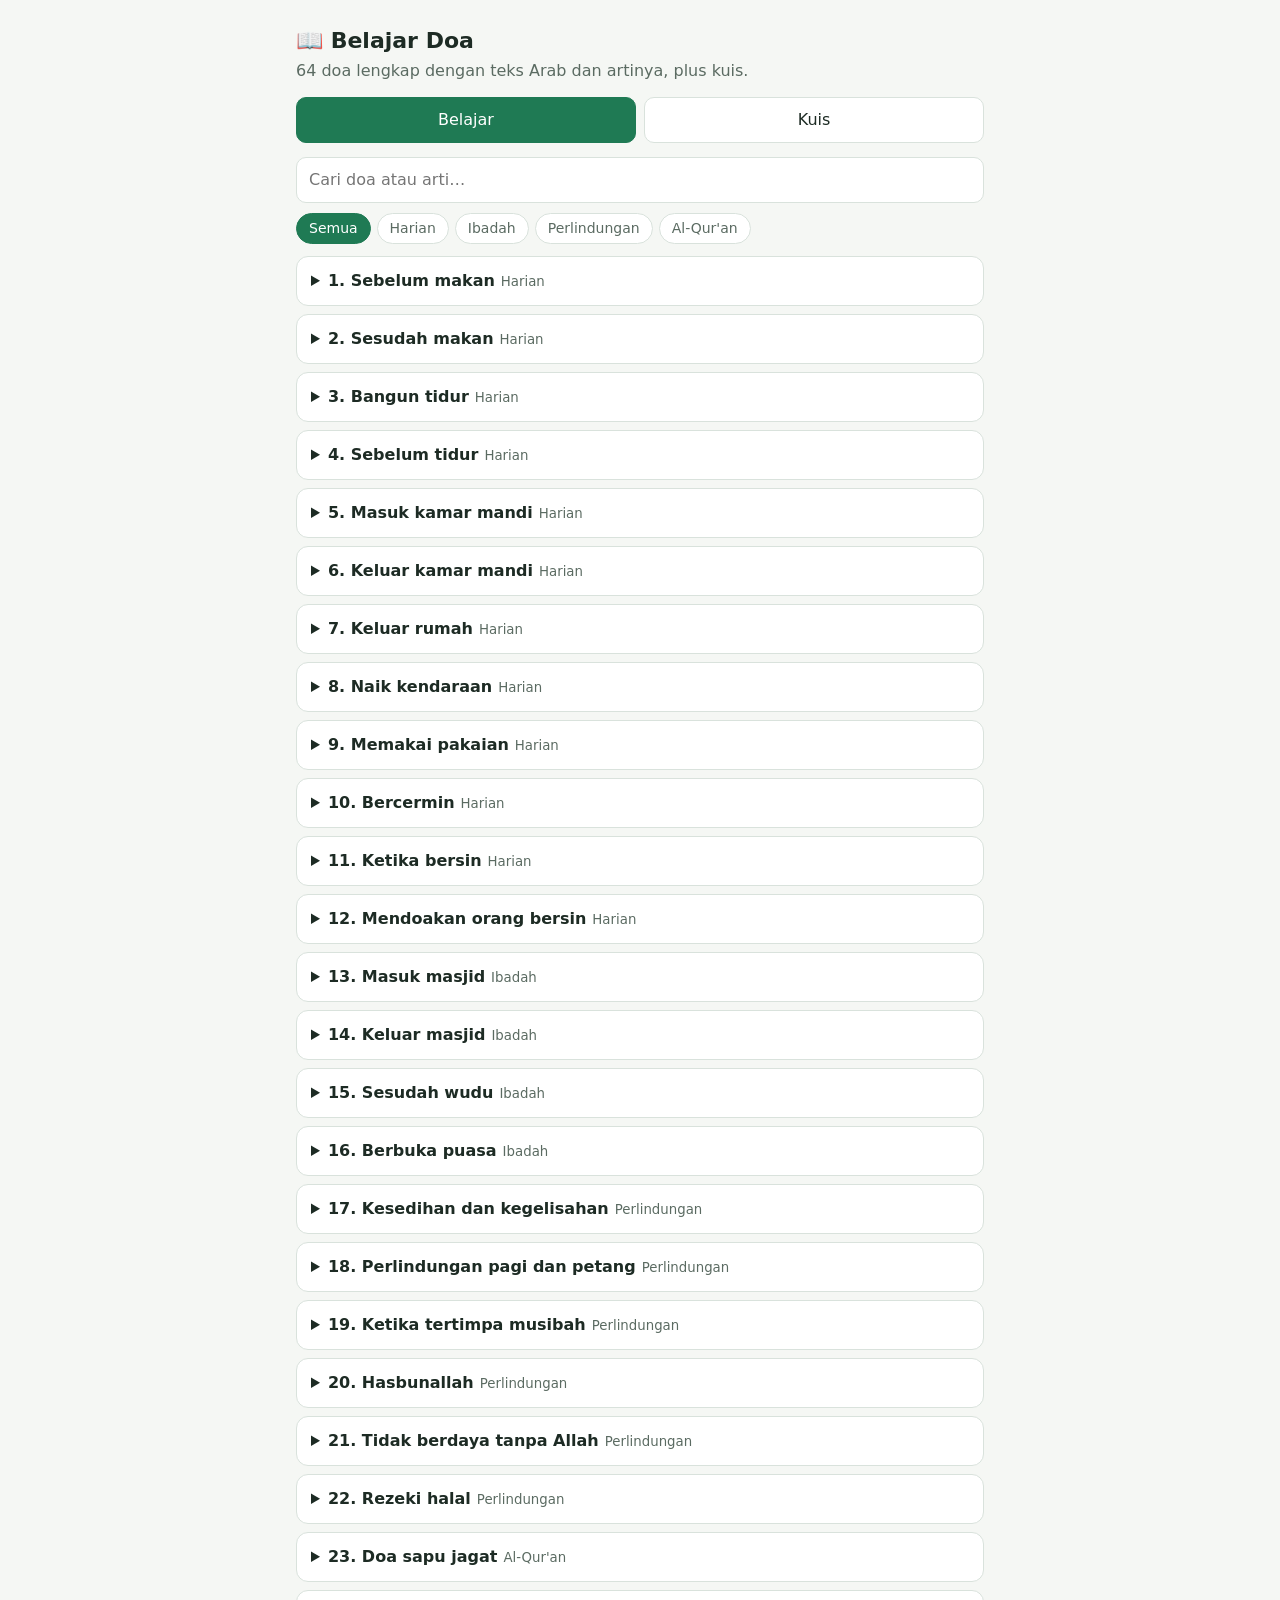
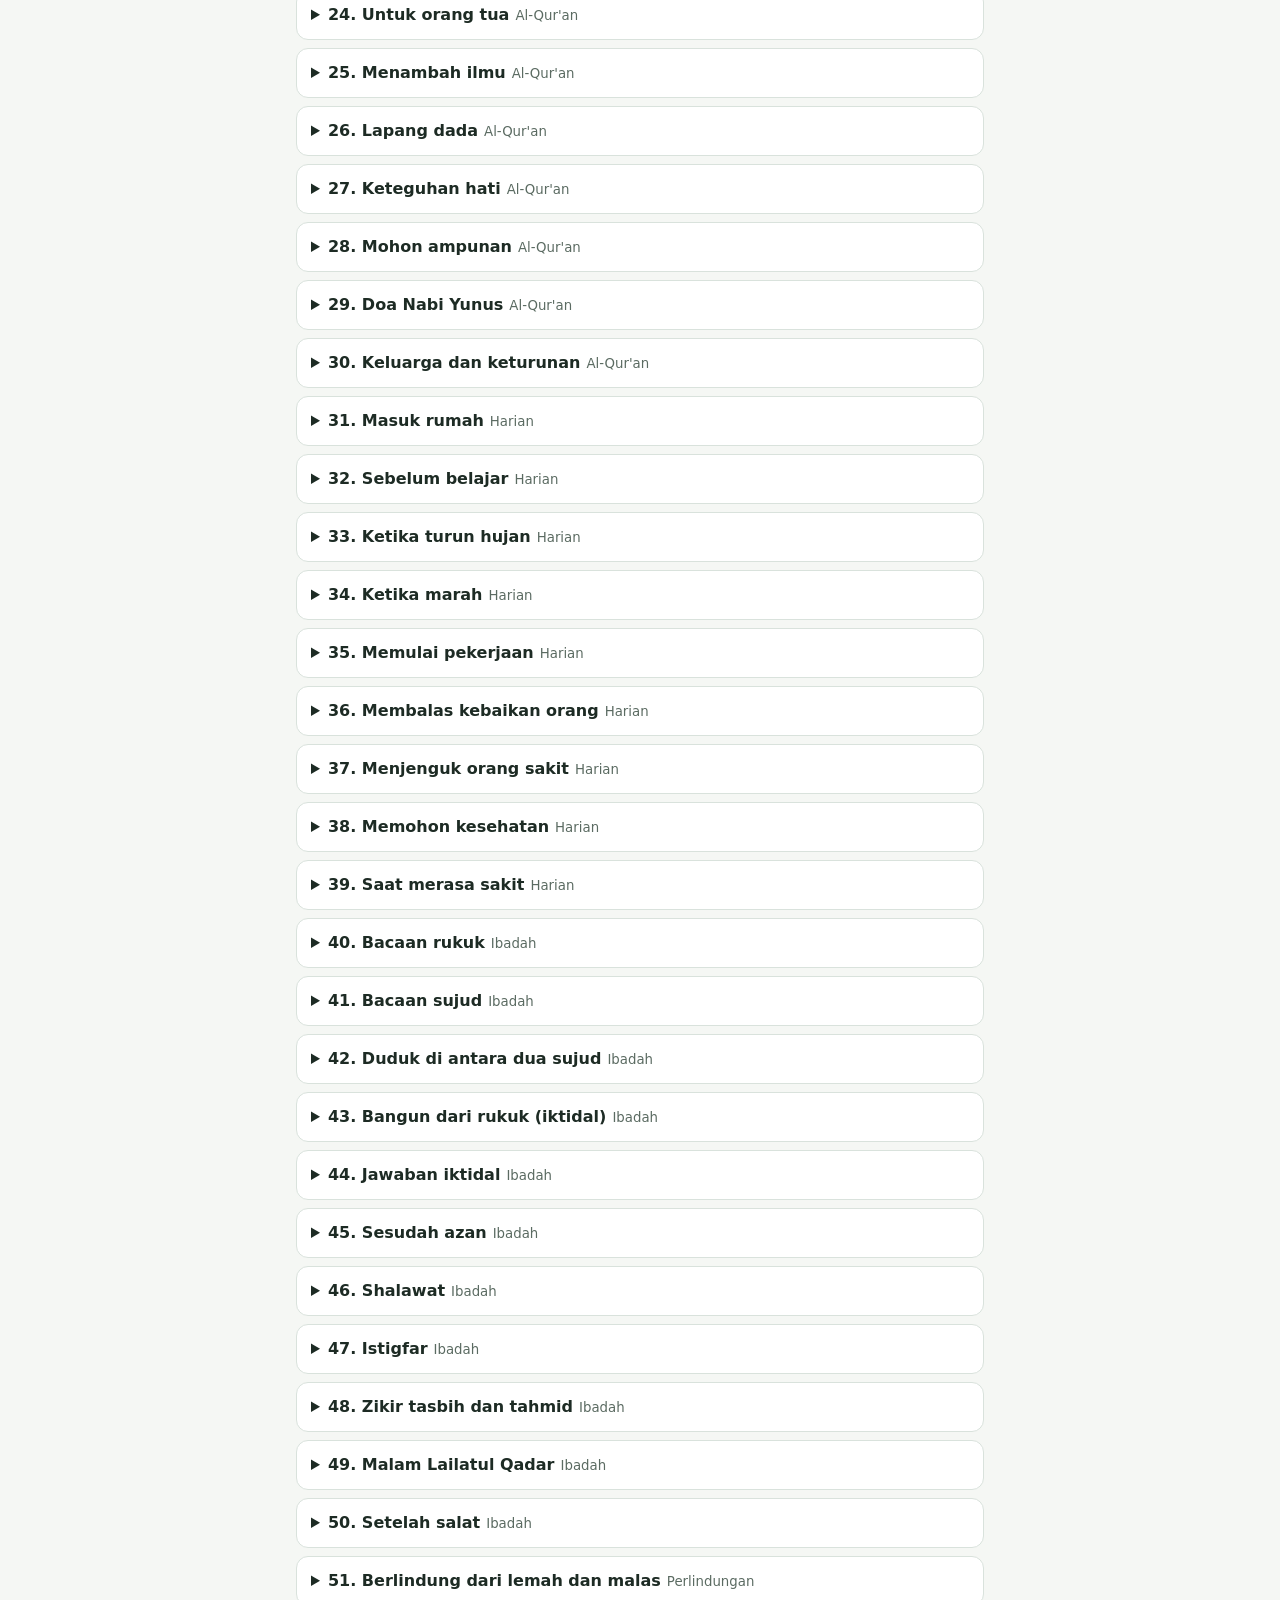
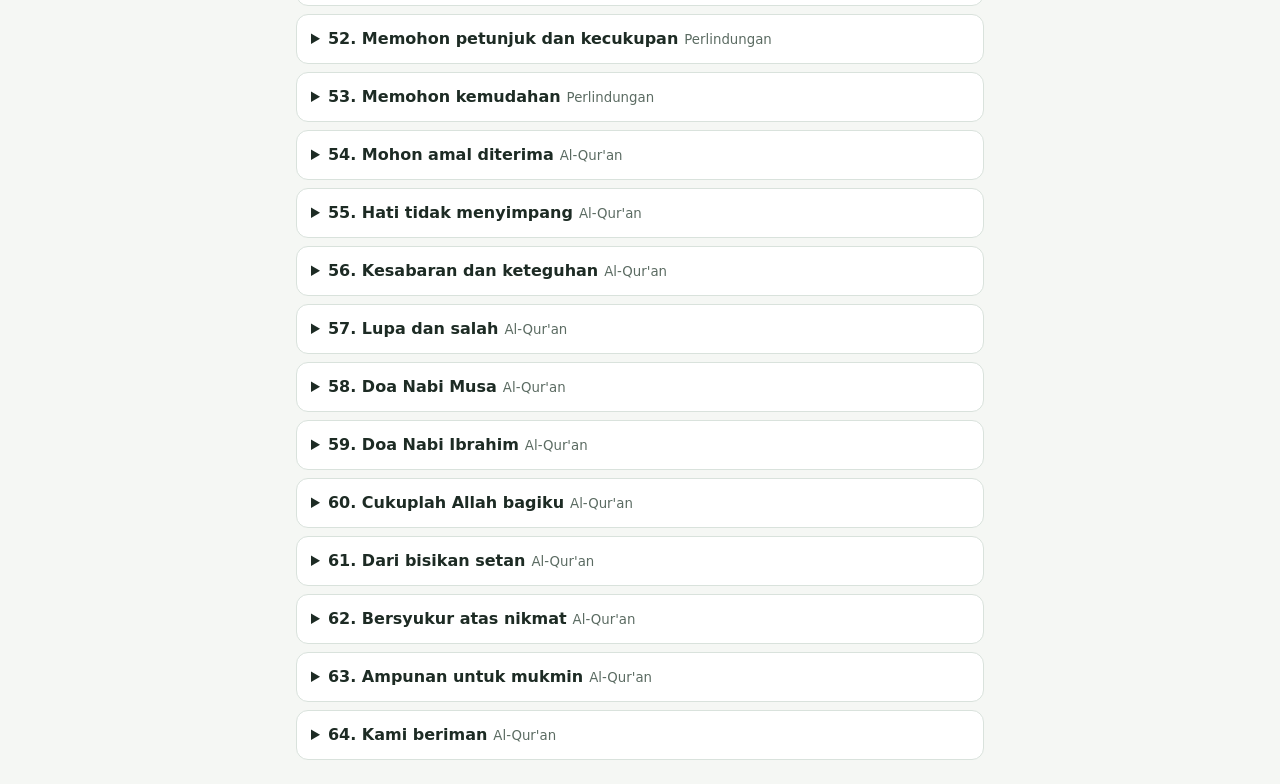
<file: index.html>
<!DOCTYPE html>
<html lang="id">
    <head>
        <meta charset="utf-8">
        <title>Belajar Doa</title>
<meta name="viewport" content="width=device-width, initial-scale=1, viewport-fit=cover">
<link href="https://fonts.googleapis.com/css2?family=Amiri&display=swap" rel="stylesheet">
<link rel="stylesheet" href="style.css">
</head>
<body>
    <main>
<h1>📖 Belajar Doa</h1>
<p class="sub" id="sub"></p>
<div class="tabs">
    <button class="tab on" data-v="learn">Belajar</button>
    <button class="tab" data-v="quiz">Kuis</button>
</div>

<section id="learn">
<input id="q" placeholder="Cari doa atau arti…">
<div class="chips" id="chips"></div>
<div id="list"></div>
</section>

<section id="quiz" class="hide">
<div id="menu" class="card"><b>Pilih jenis kuis (10 soal, tanpa suara)</b>
<div class="modes">
    <button class="opt" data-m="c">✍️ Lengkapi Doa — pilih kata Arab yang hilang</button>
    <button class="opt" data-m="a">🔎 Tebak Arti — dari teks Arab ke artinya</button>
    <button class="opt" data-m="t">🤲 Tebak Doa — dari arti ke nama doa</button>
</div>
</div>
<div id="play" class="card hide"></div>
</section>
</main>
<script src="script.js"></script>
</body>
</html>
</file>
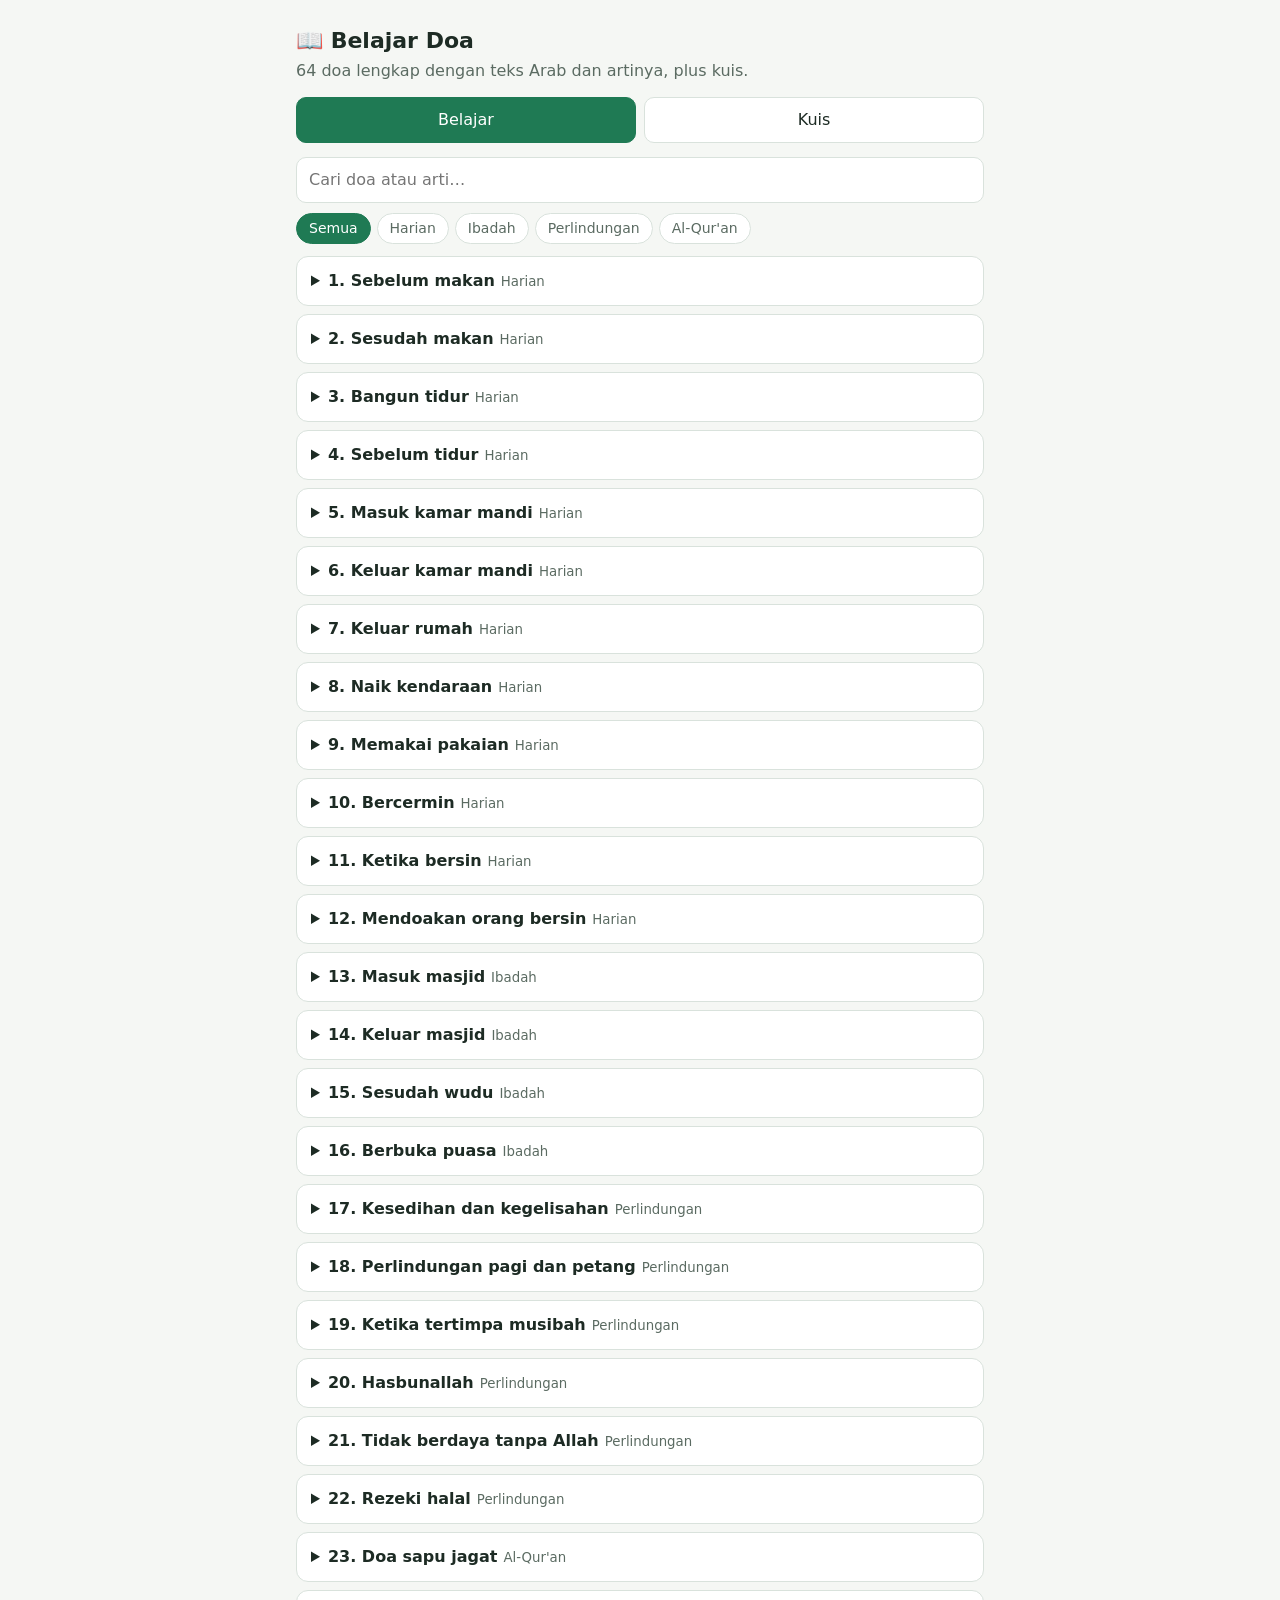
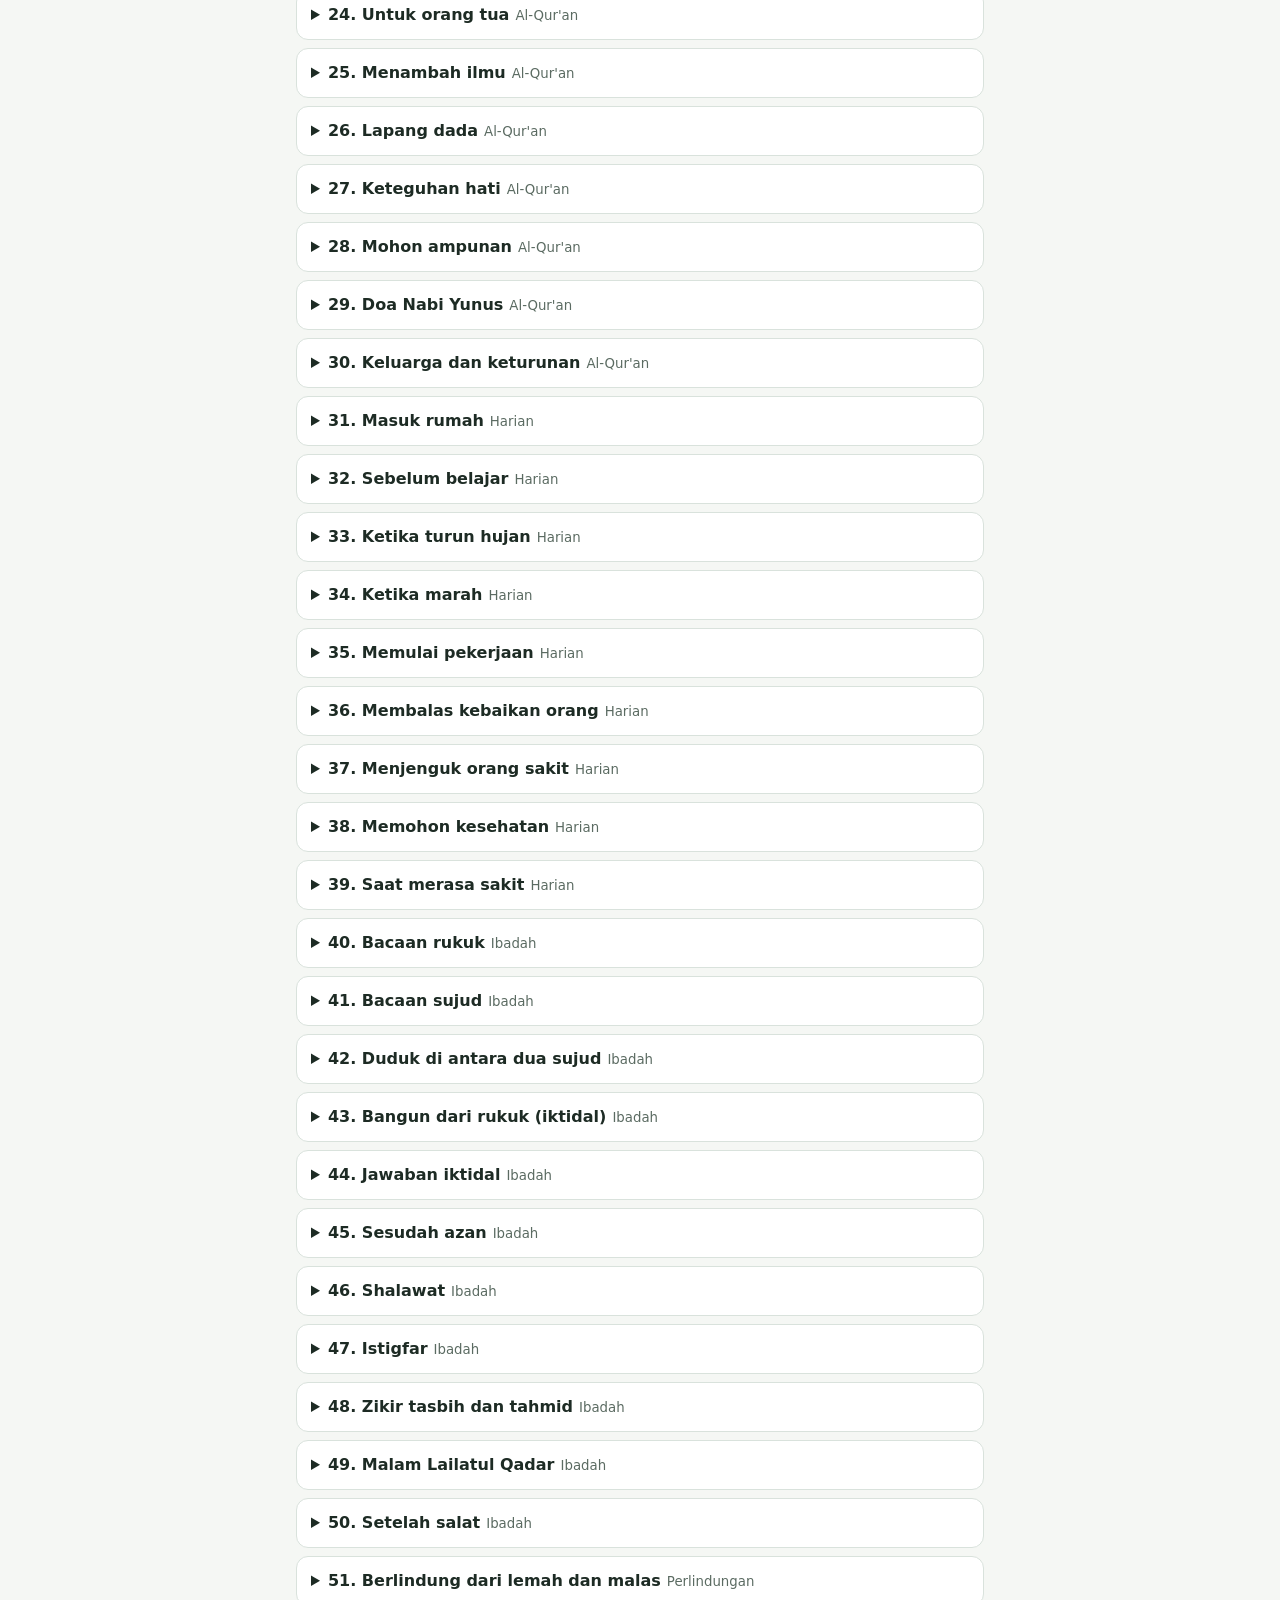
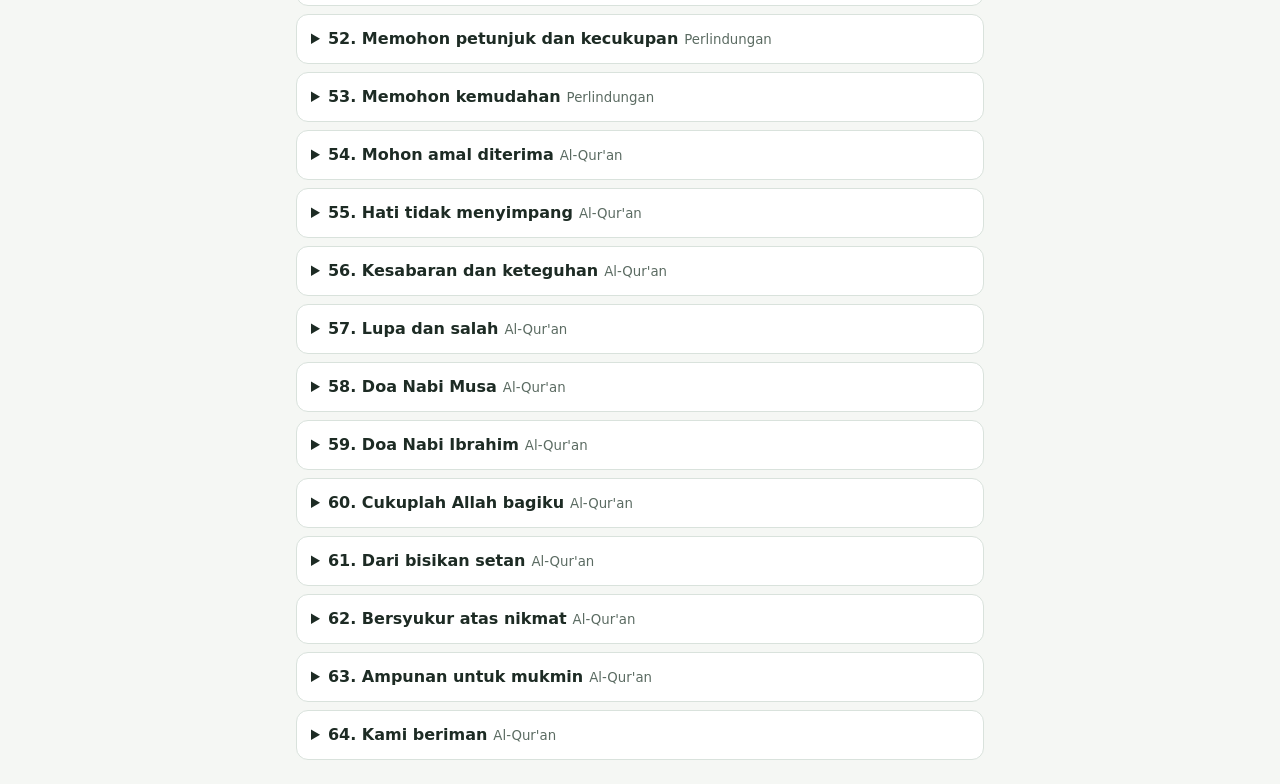
<file: belajar-doa.html>
<!DOCTYPE html>
<html lang="id">
    <head>
        <meta charset="utf-8">
        <title>Belajar Doa</title>
<meta name="viewport" content="width=device-width, initial-scale=1, viewport-fit=cover">
<link href="https://fonts.googleapis.com/css2?family=Amiri&display=swap" rel="stylesheet">
<style>:root{box-sizing:border-box;
padding-top:env(safe-area-inset-top,0px);
padding-bottom:env(safe-area-inset-bottom,0px);
--bg:#f5f7f4;--c:#fff;--t:#1d2b24;--m:#5b6b62;
--p:#1f7a54;--b:#d9e2dc;--ok:#d3f0df;--no:#f8d7d7
}
@media(prefers-color-scheme:dark){
    :root:not([data-theme=light]){--bg:#101814;--c:#18241e;--t:#e6efe9;--m:#9bb0a4;--p:#46b588;--b:#2a3b32;--ok:#1d4a33;--no:#552626}}

    *{box-sizing:border-box}
html{scroll-padding-top:env(safe-area-inset-top,0px)}

body{margin:0;background:var(--bg);color:var(--t);font:16px/1.5 system-ui,sans-serif}
main{max-width:720px;margin:0 auto;padding:16px}

h1{font-size:22px;margin:8px 0 2px}
.sub{color:var(--m);margin:0 0 14px}
.tabs{display:flex;gap:8px;margin-bottom:14px}
button{font:inherit;cursor:pointer}
.tab,.opt,.btn{border:1px solid var(--b);background:var(--c);color:var(--t);border-radius:10px;padding:10px 14px}
.tab{flex:1}.tab.on,.btn{background:var(--p);color:#fff;border-color:var(--p)}
input{width:100%;padding:10px 12px;border:1px solid var(--b);border-radius:10px;background:var(--c);color:var(--t);font:inherit;margin-bottom:10px}
.chips{display:flex;gap:6px;flex-wrap:wrap;margin-bottom:12px}
.chip{border:1px solid var(--b);background:var(--c);color:var(--m);border-radius:99px;padding:4px 12px;font-size:14px}
.chip.on{background:var(--p);color:#fff;border-color:var(--p)}
details{background:var(--c);border:1px solid var(--b);border-radius:12px;margin-bottom:8px;padding:0 14px}
summary{padding:12px 0;cursor:pointer;font-weight:600}
summary small{color:var(--m);font-weight:400;margin-left:6px}
.ar{font-family:Amiri,'Traditional Arabic',serif;font-size:28px;line-height:2;
    direction:rtl;text-align:right;margin:0}
    .mean{color:var(--m);padding-bottom:14px;margin:0}
.card{background:var(--c);border:1px solid var(--b);border-radius:12px;padding:16px}
.modes{display:grid;gap:8px}
.modes .opt{text-align:left}
.opt{display:block;width:100%;text-align:left;margin-top:8px}
.opt.ok{background:var(--ok);border-color:var(--p)}
.opt.no{background:var(--no)}
.opt.arx{font-family:Amiri,serif;font-size:24px;text-align:center;direction:rtl}
.bar{color:var(--m);font-size:14px;display:flex;justify-content:space-between;margin-bottom:8px}
.blank{border-bottom:2px solid var(--p);padding:0 14px}
.hide{display:none}
</style>
</head>
<body>
    <main>
<h1>📖 Belajar Doa</h1>
<p class="sub" id="sub"></p>
<div class="tabs">
    <button class="tab on" data-v="learn">Belajar</button>
    <button class="tab" data-v="quiz">Kuis</button>
</div>

<section id="learn">
<input id="q" placeholder="Cari doa atau arti…">
<div class="chips" id="chips"></div>
<div id="list"></div>
</section>

<section id="quiz" class="hide">
<div id="menu" class="card"><b>Pilih jenis kuis (10 soal, tanpa suara)</b>
<div class="modes">
    <button class="opt" data-m="c">✍️ Lengkapi Doa — pilih kata Arab yang hilang</button>
    <button class="opt" data-m="a">🔎 Tebak Arti — dari teks Arab ke artinya</button>
    <button class="opt" data-m="t">🤲 Tebak Doa — dari arti ke nama doa</button>
</div>
</div>
<div id="play" class="card hide"></div>
</section>
</main>
<script>
// Format: [kategori, nama doa, teks Arab, arti]. Tambah doa baru di sini.
const D=[
["Harian","Sebelum makan","اللَّهُمَّ بَارِكْ لَنَا فِيمَا رَزَقْتَنَا وَقِنَا عَذَابَ النَّارِ","Ya Allah, berkahilah rezeki yang Engkau berikan kepada kami dan lindungilah kami dari siksa neraka."],
["Harian","Sesudah makan","الْحَمْدُ لِلَّهِ الَّذِي أَطْعَمَنَا وَسَقَانَا وَجَعَلَنَا مُسْلِمِينَ","Segala puji bagi Allah yang telah memberi kami makan dan minum serta menjadikan kami muslim."],
["Harian","Bangun tidur","الْحَمْدُ لِلَّهِ الَّذِي أَحْيَانَا بَعْدَ مَا أَمَاتَنَا وَإِلَيْهِ النُّشُورُ","Segala puji bagi Allah yang menghidupkan kami setelah mematikan kami, dan kepada-Nya kami dikembalikan."],
["Harian","Sebelum tidur","بِاسْمِكَ اللَّهُمَّ أَحْيَا وَأَمُوتُ","Dengan nama-Mu ya Allah aku hidup dan aku mati."],
["Harian","Masuk kamar mandi","اللَّهُمَّ إِنِّي أَعُوذُ بِكَ مِنَ الْخُبُثِ وَالْخَبَائِثِ","Ya Allah, aku berlindung kepada-Mu dari setan laki-laki dan setan perempuan."],
["Harian","Keluar kamar mandi","غُفْرَانَكَ","Aku memohon ampunan-Mu."],
["Harian","Keluar rumah","بِسْمِ اللهِ تَوَكَّلْتُ عَلَى اللهِ وَلَا حَوْلَ وَلَا قُوَّةَ إِلَّا بِاللهِ","Dengan nama Allah, aku bertawakal kepada Allah; tiada daya dan kekuatan kecuali dengan pertolongan Allah."],
["Harian","Naik kendaraan","سُبْحَانَ الَّذِي سَخَّرَ لَنَا هَذَا وَمَا كُنَّا لَهُ مُقْرِنِينَ وَإِنَّا إِلَى رَبِّنَا لَمُنْقَلِبُونَ","Maha Suci Allah yang menundukkan ini bagi kami padahal kami tidak mampu menguasainya, dan sesungguhnya kepada Tuhan kami kami akan kembali."],
["Harian","Memakai pakaian","الْحَمْدُ لِلَّهِ الَّذِي كَسَانِي هَذَا وَرَزَقَنِيهِ مِنْ غَيْرِ حَوْلٍ مِنِّي وَلَا قُوَّةٍ","Segala puji bagi Allah yang memberiku pakaian ini dan rezeki tanpa daya dan kekuatan dariku."],
["Harian","Bercermin","اللَّهُمَّ أَنْتَ حَسَّنْتَ خَلْقِي فَحَسِّنْ خُلُقِي","Ya Allah, Engkau telah memperindah penciptaanku, maka perindahlah akhlakku."],
["Harian","Ketika bersin","الْحَمْدُ لِلَّهِ","Segala puji bagi Allah."],
["Harian","Mendoakan orang bersin","يَرْحَمُكَ اللهُ","Semoga Allah merahmatimu."],
["Ibadah","Masuk masjid","اللَّهُمَّ افْتَحْ لِي أَبْوَابَ رَحْمَتِكَ","Ya Allah, bukakanlah untukku pintu-pintu rahmat-Mu."],
["Ibadah","Keluar masjid","اللَّهُمَّ إِنِّي أَسْأَلُكَ مِنْ فَضْلِكَ","Ya Allah, aku memohon karunia-Mu."],
["Ibadah","Sesudah wudu","أَشْهَدُ أَنْ لَا إِلَهَ إِلَّا اللهُ وَحْدَهُ لَا شَرِيكَ لَهُ وَأَشْهَدُ أَنَّ مُحَمَّدًا عَبْدُهُ وَرَسُولُهُ","Aku bersaksi tiada tuhan selain Allah semata, tiada sekutu bagi-Nya, dan aku bersaksi Muhammad adalah hamba dan utusan-Nya."],
["Ibadah","Berbuka puasa","ذَهَبَ الظَّمَأُ وَابْتَلَّتِ الْعُرُوقُ وَثَبَتَ الْأَجْرُ إِنْ شَاءَ اللهُ","Telah hilang dahaga, urat-urat telah basah, dan pahala telah tetap insya Allah."],
["Perlindungan","Kesedihan dan kegelisahan","اللَّهُمَّ إِنِّي أَعُوذُ بِكَ مِنَ الْهَمِّ وَالْحَزَنِ","Ya Allah, aku berlindung kepada-Mu dari kesusahan dan kesedihan."],
["Perlindungan","Perlindungan pagi dan petang","بِسْمِ اللهِ الَّذِي لَا يَضُرُّ مَعَ اسْمِهِ شَيْءٌ فِي الْأَرْضِ وَلَا فِي السَّمَاءِ وَهُوَ السَّمِيعُ الْعَلِيمُ","Dengan nama Allah yang bersama nama-Nya tidak ada sesuatu pun di bumi dan langit yang membahayakan, dan Dia Maha Mendengar, Maha Mengetahui."],
["Perlindungan","Ketika tertimpa musibah","إِنَّا لِلَّهِ وَإِنَّا إِلَيْهِ رَاجِعُونَ","Sesungguhnya kami milik Allah dan kepada-Nya kami kembali."],
["Perlindungan","Hasbunallah","حَسْبُنَا اللهُ وَنِعْمَ الْوَكِيلُ","Cukuplah Allah bagi kami, dan Dialah sebaik-baik pelindung."],
["Perlindungan","Tidak berdaya tanpa Allah","لَا حَوْلَ وَلَا قُوَّةَ إِلَّا بِاللهِ","Tiada daya dan kekuatan kecuali dengan pertolongan Allah."],
["Perlindungan","Rezeki halal","اللَّهُمَّ اكْفِنِي بِحَلَالِكَ عَنْ حَرَامِكَ وَأَغْنِنِي بِفَضْلِكَ عَمَّنْ سِوَاكَ","Ya Allah, cukupkanlah aku dengan yang halal dari yang haram, dan kayakanlah aku dengan karunia-Mu dari selain-Mu."],
["Al-Qur'an","Doa sapu jagat","رَبَّنَا آتِنَا فِي الدُّنْيَا حَسَنَةً وَفِي الْآخِرَةِ حَسَنَةً وَقِنَا عَذَابَ النَّارِ","Ya Tuhan kami, berilah kami kebaikan di dunia dan kebaikan di akhirat, dan lindungilah kami dari siksa neraka."],
["Al-Qur'an","Untuk orang tua","رَبِّ اغْفِرْ لِي وَلِوَالِدَيَّ وَارْحَمْهُمَا كَمَا رَبَّيَانِي صَغِيرًا","Ya Tuhanku, ampunilah aku dan kedua orang tuaku, sayangilah mereka sebagaimana mereka mendidikku waktu kecil."],
["Al-Qur'an","Menambah ilmu","رَبِّ زِدْنِي عِلْمًا","Ya Tuhanku, tambahkanlah ilmu kepadaku."],
["Al-Qur'an","Lapang dada","رَبِّ اشْرَحْ لِي صَدْرِي وَيَسِّرْ لِي أَمْرِي","Ya Tuhanku, lapangkanlah dadaku dan mudahkanlah urusanku."],
["Al-Qur'an","Keteguhan hati","يَا مُقَلِّبَ الْقُلُوبِ ثَبِّتْ قَلْبِي عَلَى دِينِكَ","Wahai Pembolak-balik hati, teguhkanlah hatiku pada agama-Mu."],
["Al-Qur'an","Mohon ampunan","رَبَّنَا ظَلَمْنَا أَنْفُسَنَا وَإِنْ لَمْ تَغْفِرْ لَنَا وَتَرْحَمْنَا لَنَكُونَنَّ مِنَ الْخَاسِرِينَ","Ya Tuhan kami, kami telah menzalimi diri kami; jika Engkau tidak mengampuni dan merahmati kami, pastilah kami termasuk orang-orang yang rugi."],
["Al-Qur'an","Doa Nabi Yunus","لَا إِلَهَ إِلَّا أَنْتَ سُبْحَانَكَ إِنِّي كُنْتُ مِنَ الظَّالِمِينَ","Tiada tuhan selain Engkau, Maha Suci Engkau, sungguh aku termasuk orang-orang yang zalim."],
["Al-Qur'an","Keluarga dan keturunan","رَبَّنَا هَبْ لَنَا مِنْ أَزْوَاجِنَا وَذُرِّيَّاتِنَا قُرَّةَ أَعْيُنٍ وَاجْعَلْنَا لِلْمُتَّقِينَ إِمَامًا","Ya Tuhan kami, anugerahkanlah kepada kami pasangan dan keturunan sebagai penyejuk mata, dan jadikanlah kami pemimpin bagi orang-orang yang bertakwa."],
["Harian","Masuk rumah","بِسْمِ اللهِ وَلَجْنَا وَبِسْمِ اللهِ خَرَجْنَا وَعَلَى رَبِّنَا تَوَكَّلْنَا","Dengan nama Allah kami masuk, dengan nama Allah kami keluar, dan kepada Tuhan kami, kami bertawakal."],
["Harian","Sebelum belajar","اللَّهُمَّ انْفَعْنِي بِمَا عَلَّمْتَنِي وَعَلِّمْنِي مَا يَنْفَعُنِي وَزِدْنِي عِلْمًا","Ya Allah, berilah aku manfaat atas apa yang Engkau ajarkan, ajarkan aku yang bermanfaat, dan tambahkan ilmu kepadaku."],
["Harian","Ketika turun hujan","اللَّهُمَّ صَيِّبًا نَافِعًا","Ya Allah, turunkanlah hujan yang bermanfaat."],
["Harian","Ketika marah","أَعُوذُ بِاللهِ مِنَ الشَّيْطَانِ الرَّجِيمِ","Aku berlindung kepada Allah dari setan yang terkutuk."],
["Harian","Memulai pekerjaan","بِسْمِ اللهِ الرَّحْمَنِ الرَّحِيمِ","Dengan nama Allah Yang Maha Pengasih, Maha Penyayang."],
["Harian","Membalas kebaikan orang","جَزَاكَ اللهُ خَيْرًا","Semoga Allah membalasmu dengan kebaikan."],
["Harian","Menjenguk orang sakit","لَا بَأْسَ طَهُورٌ إِنْ شَاءَ اللهُ","Tidak mengapa, semoga sakit ini menjadi penyuci dosa, insya Allah."],
["Harian","Memohon kesehatan","اللَّهُمَّ إِنِّي أَسْأَلُكَ الْعَفْوَ وَالْعَافِيَةَ فِي الدُّنْيَا وَالْآخِرَةِ","Ya Allah, aku memohon maaf dan kesehatan di dunia dan akhirat."],
["Harian","Saat merasa sakit","أَعُوذُ بِعِزَّةِ اللهِ وَقُدْرَتِهِ مِنْ شَرِّ مَا أَجِدُ وَأُحَاذِرُ","Aku berlindung dengan kemuliaan dan kekuasaan Allah dari keburukan apa yang kurasakan dan kukhawatirkan."],
["Ibadah","Bacaan rukuk","سُبْحَانَ رَبِّيَ الْعَظِيمِ","Maha Suci Tuhanku Yang Maha Agung."],
["Ibadah","Bacaan sujud","سُبْحَانَ رَبِّيَ الْأَعْلَى","Maha Suci Tuhanku Yang Maha Tinggi."],
["Ibadah","Duduk di antara dua sujud","رَبِّ اغْفِرْ لِي وَارْحَمْنِي وَاجْبُرْنِي وَارْفَعْنِي وَارْزُقْنِي وَاهْدِنِي وَعَافِنِي وَاعْفُ عَنِّي","Ya Tuhanku, ampunilah aku, rahmatilah aku, cukupkan kekuranganku, angkatlah derajatku, berilah rezeki dan petunjuk, sehatkan aku, dan maafkanlah aku."],
["Ibadah","Bangun dari rukuk (iktidal)","سَمِعَ اللهُ لِمَنْ حَمِدَهُ","Allah mendengar orang yang memuji-Nya."],
["Ibadah","Jawaban iktidal","رَبَّنَا لَكَ الْحَمْدُ","Ya Tuhan kami, bagi-Mu segala puji."],
["Ibadah","Sesudah azan","اللَّهُمَّ رَبَّ هَذِهِ الدَّعْوَةِ التَّامَّةِ وَالصَّلَاةِ الْقَائِمَةِ آتِ مُحَمَّدًا الْوَسِيلَةَ وَالْفَضِيلَةَ وَابْعَثْهُ مَقَامًا مَحْمُودًا الَّذِي وَعَدْتَهُ","Ya Allah, Tuhan seruan yang sempurna ini dan salat yang akan didirikan, berilah Muhammad wasilah dan keutamaan, dan bangkitkan ia pada kedudukan terpuji yang Engkau janjikan."],
["Ibadah","Shalawat","اللَّهُمَّ صَلِّ عَلَى مُحَمَّدٍ وَعَلَى آلِ مُحَمَّدٍ","Ya Allah, limpahkanlah rahmat kepada Muhammad dan keluarga Muhammad."],
["Ibadah","Istigfar","أَسْتَغْفِرُ اللهَ الْعَظِيمَ","Aku memohon ampun kepada Allah Yang Maha Agung."],
["Ibadah","Zikir tasbih dan tahmid","سُبْحَانَ اللهِ وَالْحَمْدُ لِلَّهِ وَلَا إِلَهَ إِلَّا اللهُ وَاللهُ أَكْبَرُ","Maha Suci Allah, segala puji bagi Allah, tiada tuhan selain Allah, dan Allah Maha Besar."],
["Ibadah","Malam Lailatul Qadar","اللَّهُمَّ إِنَّكَ عَفُوٌّ تُحِبُّ الْعَفْوَ فَاعْفُ عَنِّي","Ya Allah, sesungguhnya Engkau Maha Pemaaf dan menyukai maaf, maka maafkanlah aku."],
["Ibadah","Setelah salat","اللَّهُمَّ أَعِنِّي عَلَى ذِكْرِكَ وَشُكْرِكَ وَحُسْنِ عِبَادَتِكَ","Ya Allah, bantulah aku untuk berzikir, bersyukur, dan beribadah dengan baik kepada-Mu."],
["Perlindungan","Berlindung dari lemah dan malas","اللَّهُمَّ إِنِّي أَعُوذُ بِكَ مِنَ الْعَجْزِ وَالْكَسَلِ","Ya Allah, aku berlindung kepada-Mu dari kelemahan dan kemalasan."],
["Perlindungan","Memohon petunjuk dan kecukupan","اللَّهُمَّ إِنِّي أَسْأَلُكَ الْهُدَى وَالتُّقَى وَالْعَفَافَ وَالْغِنَى","Ya Allah, aku memohon petunjuk, ketakwaan, kesucian diri, dan kecukupan."],
["Perlindungan","Memohon kemudahan","اللَّهُمَّ لَا سَهْلَ إِلَّا مَا جَعَلْتَهُ سَهْلًا","Ya Allah, tidak ada kemudahan kecuali yang Engkau jadikan mudah."],
["Al-Qur'an","Mohon amal diterima","رَبَّنَا تَقَبَّلْ مِنَّا إِنَّكَ أَنْتَ السَّمِيعُ الْعَلِيمُ","Ya Tuhan kami, terimalah amal dari kami; sungguh Engkaulah Yang Maha Mendengar, Maha Mengetahui."],
["Al-Qur'an","Hati tidak menyimpang","رَبَّنَا لَا تُزِغْ قُلُوبَنَا بَعْدَ إِذْ هَدَيْتَنَا وَهَبْ لَنَا مِنْ لَدُنْكَ رَحْمَةً إِنَّكَ أَنْتَ الْوَهَّابُ","Ya Tuhan kami, jangan condongkan hati kami setelah Engkau beri petunjuk, dan anugerahkan rahmat dari sisi-Mu; sungguh Engkau Maha Pemberi."],
["Al-Qur'an","Kesabaran dan keteguhan","رَبَّنَا أَفْرِغْ عَلَيْنَا صَبْرًا وَثَبِّتْ أَقْدَامَنَا وَانْصُرْنَا عَلَى الْقَوْمِ الْكَافِرِينَ","Ya Tuhan kami, limpahkanlah kesabaran kepada kami, kokohkan langkah kami, dan tolonglah kami menghadapi kaum yang kafir."],
["Al-Qur'an","Lupa dan salah","رَبَّنَا لَا تُؤَاخِذْنَا إِنْ نَسِينَا أَوْ أَخْطَأْنَا","Ya Tuhan kami, janganlah Engkau hukum kami jika kami lupa atau salah."],
["Al-Qur'an","Doa Nabi Musa","رَبِّ إِنِّي لِمَا أَنْزَلْتَ إِلَيَّ مِنْ خَيْرٍ فَقِيرٌ","Ya Tuhanku, sungguh aku sangat membutuhkan kebaikan apa pun yang Engkau turunkan kepadaku."],
["Al-Qur'an","Doa Nabi Ibrahim","رَبِّ اجْعَلْنِي مُقِيمَ الصَّلَاةِ وَمِنْ ذُرِّيَّتِي رَبَّنَا وَتَقَبَّلْ دُعَاءِ","Ya Tuhanku, jadikanlah aku dan keturunanku orang yang mendirikan salat. Ya Tuhan kami, kabulkanlah doaku."],
["Al-Qur'an","Cukuplah Allah bagiku","حَسْبِيَ اللهُ لَا إِلَهَ إِلَّا هُوَ عَلَيْهِ تَوَكَّلْتُ وَهُوَ رَبُّ الْعَرْشِ الْعَظِيمِ","Cukuplah Allah bagiku, tiada tuhan selain Dia; kepada-Nya aku bertawakal, dan Dia Tuhan Arsy yang agung."],
["Al-Qur'an","Dari bisikan setan","رَبِّ أَعُوذُ بِكَ مِنْ هَمَزَاتِ الشَّيَاطِينِ","Ya Tuhanku, aku berlindung kepada-Mu dari bisikan-bisikan setan."],
["Al-Qur'an","Bersyukur atas nikmat","رَبِّ أَوْزِعْنِي أَنْ أَشْكُرَ نِعْمَتَكَ الَّتِي أَنْعَمْتَ عَلَيَّ وَعَلَى وَالِدَيَّ","Ya Tuhanku, ilhamkanlah aku untuk mensyukuri nikmat-Mu yang telah Engkau berikan kepadaku dan kepada kedua orang tuaku."],
["Al-Qur'an","Ampunan untuk mukmin","رَبَّنَا اغْفِرْ لِي وَلِوَالِدَيَّ وَلِلْمُؤْمِنِينَ يَوْمَ يَقُومُ الْحِسَابُ","Ya Tuhan kami, ampunilah aku, kedua orang tuaku, dan semua orang mukmin pada hari terjadinya perhitungan."],
["Al-Qur'an","Kami beriman","رَبَّنَا آمَنَّا فَاغْفِرْ لَنَا وَارْحَمْنَا وَأَنْتَ خَيْرُ الرَّاحِمِينَ","Ya Tuhan kami, kami beriman, maka ampunilah kami dan rahmatilah kami; Engkaulah pemberi rahmat yang terbaik."]
];
const $=s=>document.querySelector(s),
sh=a=>[...a].sort(()=>Math.random()-.5);
$('#sub').textContent=D.length+' doa lengkap dengan teks Arab dan artinya, plus kuis.';
document.querySelectorAll('.tab').forEach(b=>b.onclick=()=>{
    document.querySelectorAll('.tab').forEach(x=>x.classList.toggle('on',x==b));
    $('#learn').classList.toggle('hide',b.dataset.v!='learn');
    $('#quiz').classList.toggle('hide',b.dataset.v!='quiz')
});
let cat='Semua';
const cats=['Semua',...new Set(D.map(d=>d[0]))];
function chips(){$('#chips').innerHTML=cats.map(c=>`<button class="chip ${c==cat?'on':''}" data-c="${c}">${c}</button>`).join('');
document.querySelectorAll('.chip').forEach(b=>b.onclick=()=>{cat=b.dataset.c;chips();list()})
}
function list(){const k=$('#q').value.toLowerCase();
$('#list').innerHTML=D.map((d,i)=>[d,i])
.filter(([d])=>(cat=='Semua'||d[0]==cat)&&(d[1]+d[3]).toLowerCase().includes(k))
.map(([d,i])=>`<details><summary>${i+1}. ${d[1]}<small>${d[0]}</small></summary>
    <p class="ar">${d[2]}</p><p class="mean">${d[3]}</p></details>`).join('')
||'<p class="sub">Tidak ditemukan.</p>'
}
$('#q').oninput=list;chips();list();
let Q=[],i=0,sc=0;
const clean=w=>w.replace(/[\u064B-\u0652\u0670]/g,'');
function build(m){
    const pool=m=='c'?D.filter(d=>d[2].split(' ').length>=3):D;
    return sh(pool).slice(0,10).map(d=>{
        const o=sh(D.filter(x=>x!=d));
        if(m=='a'){
            return {p:`<p class="ar">${d[2]}</p><p>Apa artinya?</p>`,o:[d[3],...o.slice(0,3).map(x=>x[3])],a:d[3]};
        }
        if(m=='t'){
            return {p:`<p>Doa manakah yang artinya:</p><p><i>${d[3]}</i></p>`,
                o:[d[1],...o.slice(0,3).map(x=>x[1])],a:d[1]};
        }
        const w=d[2].split(' '),
        c=w.map((x,j)=>j).filter(j=>clean(w[j]).length>2),
        k=c[Math.floor(Math.random()*c.length)],
        ans=w[k];
        const alt=sh([...new Set(D.flatMap(x=>x[2].split(' '))
        .filter(x=>clean(x).length>2&&clean(x)!=clean(ans)))]).slice(0,3);
        const t=w.map((x,j)=>j==k?'<span class="blank">&nbsp;&nbsp;&nbsp;</span>':x).join(' ');
        return {p:`<p>Lengkapi doa <b>${d[1]}</b>:</p><p class="ar">${t}</p>`,o:[ans,...alt],a:ans,ar:1};
    });
}
document.querySelectorAll('[data-m]').forEach(b=>b.onclick=()=>{
    Q=build(b.dataset.m);i=0;sc=0;
    $('#menu').classList.add('hide');
    $('#play').classList.remove('hide');
    show()
});
function show(){if(i>=Q.length){
    const pct=sc/Q.length;
    $('#play').innerHTML=`<h2>Skor: ${sc} / ${Q.length}</h2><p>${pct>=.8?'Masya Allah, hebat! 🌟':pct>=.5?'Bagus, terus berlatih! 💪':'Ayo ulangi dan pelajari lagi 📖'}</p><button class="btn" id="again">Kuis lagi</button>`;$('#again').onclick=()=>{$('#play').classList.add('hide');$('#menu').classList.remove('hide')};return}
const q=Q[i];
$('#play').innerHTML=`<div class="bar"><span>Soal ${i+1}/${Q.length}</span><span>Benar: ${sc}</span></div>
${q.p}<div id="o">${sh(q.o).map(x=>`<button class="opt ${q.ar?'arx':''}">${x}</button>`).join('')}</div>
<div id="nx">
    </div>`;
document.querySelectorAll('#o .opt').forEach(b=>b.onclick=()=>{const r=b.innerHTML==q.a;if(r)sc++;document.querySelectorAll('#o .opt').forEach(x=>{x.disabled=true;if(x.innerHTML==q.a)x.classList.add('ok')});if(!r)b.classList.add('no');$('#nx').innerHTML='<button class="btn" style="margin-top:12px" id="n">'+(i==Q.length-1?'Lihat skor':'Lanjut')+'</button>';$('#n').onclick=()=>{i++;show()}})}
</script>
</body>
</html>
</file>
<file: style.css>
:root{box-sizing:border-box;
padding-top:env(safe-area-inset-top,0px);
padding-bottom:env(safe-area-inset-bottom,0px);
--bg:#f5f7f4;--c:#fff;--t:#1d2b24;--m:#5b6b62;
--p:#1f7a54;--b:#d9e2dc;--ok:#d3f0df;--no:#f8d7d7
}
@media(prefers-color-scheme:dark){
    :root:not([data-theme=light]){--bg:#101814;--c:#18241e;--t:#e6efe9;--m:#9bb0a4;--p:#46b588;--b:#2a3b32;--ok:#1d4a33;--no:#552626}}

    *{box-sizing:border-box}
html{scroll-padding-top:env(safe-area-inset-top,0px)}

body{margin:0;background:var(--bg);color:var(--t);font:16px/1.5 system-ui,sans-serif}
main{max-width:720px;margin:0 auto;padding:16px}

h1{font-size:22px;margin:8px 0 2px}
.sub{color:var(--m);margin:0 0 14px}
.tabs{display:flex;gap:8px;margin-bottom:14px}
button{font:inherit;cursor:pointer}
.tab,.opt,.btn{border:1px solid var(--b);background:var(--c);color:var(--t);border-radius:10px;padding:10px 14px}
.tab{flex:1}.tab.on,.btn{background:var(--p);color:#fff;border-color:var(--p)}
input{width:100%;padding:10px 12px;border:1px solid var(--b);border-radius:10px;background:var(--c);color:var(--t);font:inherit;margin-bottom:10px}
.chips{display:flex;gap:6px;flex-wrap:wrap;margin-bottom:12px}
.chip{border:1px solid var(--b);background:var(--c);color:var(--m);border-radius:99px;padding:4px 12px;font-size:14px}
.chip.on{background:var(--p);color:#fff;border-color:var(--p)}
details{background:var(--c);border:1px solid var(--b);border-radius:12px;margin-bottom:8px;padding:0 14px}
summary{padding:12px 0;cursor:pointer;font-weight:600}
summary small{color:var(--m);font-weight:400;margin-left:6px}
.ar{font-family:Amiri,'Traditional Arabic',serif;font-size:28px;line-height:2;
    direction:rtl;text-align:right;margin:0}
    .mean{color:var(--m);padding-bottom:14px;margin:0}
.card{background:var(--c);border:1px solid var(--b);border-radius:12px;padding:16px}
.modes{display:grid;gap:8px}
.modes .opt{text-align:left}
.opt{display:block;width:100%;text-align:left;margin-top:8px}
.opt.ok{background:var(--ok);border-color:var(--p)}
.opt.no{background:var(--no)}
.opt.arx{font-family:Amiri,serif;font-size:24px;text-align:center;direction:rtl}
.bar{color:var(--m);font-size:14px;display:flex;justify-content:space-between;margin-bottom:8px}
.blank{border-bottom:2px solid var(--p);padding:0 14px}
.hide{display:none}
</file>
